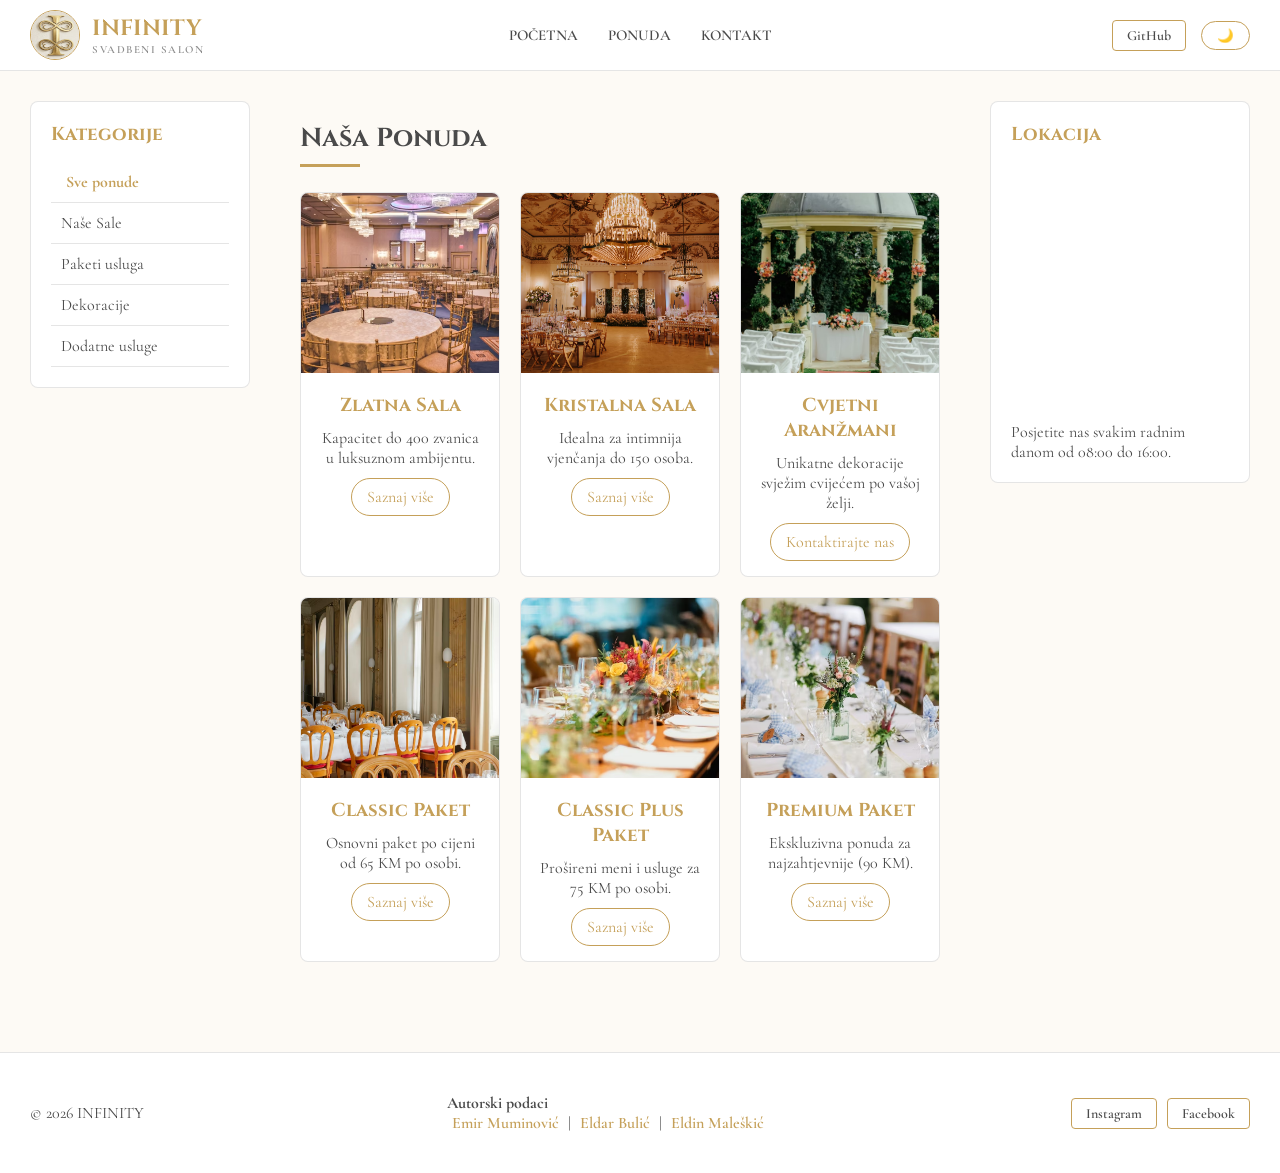
<file: index.html>
<!DOCTYPE html>
<html lang="bs">
<head>
    <meta charset="UTF-8">
    <meta name="viewport" content="width=device-width, initial-scale=1.0">
    <title>Svadbeni Salon "Infinity" | Početna</title>
    <link rel="stylesheet" href="style.css">
</head>
<body>
    <header class="main-header">
        <div class="container header-grid">
            <div class="logo">
                <a href="index.html">
                    <img src="images/logo.png" alt="Infinity Logo" class="logo-circle-img">
                    <div class="logo-text-box">
                        <span class="logo-text">INFINITY</span>
                        <span class="logo-sub">SVADBENI SALON</span>
                    </div>
                </a>
            </div>
            <nav class="nav-menu">
                <ul>
                    <li><a href="index.html">Početna</a></li>
                    <li><a href="sadrzaj.html">Ponuda</a></li>
                    <li><a href="kontakt.html">Kontakt</a></li>
                </ul>
            </nav>
            <div class="header-actions">
                <a href="https://github.com/EldarBulic/Grupa27_TPTP_projekat" target="_blank" class="action-link-btn">GitHub</a>
                <button id="theme-toggle" class="theme-toggle-btn">🌙</button>
            </div>
        </div>
    </header>
      <div class="content-wrapper">
        <nav class="left-nav">
            <h3>Kategorije</h3>
            <div class="secondary-nav">
                <button class="filter-btn active" data-filter="sve">Sve ponude</button>
                <button class="filter-btn" data-filter="sale">Naše Sale</button>
                <button class="filter-btn" data-filter="paketi">Paketi usluga</button>
                <button class="filter-btn" data-filter="dekor">Dekoracije</button>
                <button class="filter-btn" data-filter="dodaci">Dodatne usluge</button>
            </div>
        </nav>

        <main class="main-content">
            <h2 class="section-title">Naša Ponuda</h2>
            <div class="card-grid">
                <div class="card" data-category="sale">
                    <img src="images/zlatna-sala.jpeg" alt="Zlatna Sala">
                    <div class="card-info">
                        <h3>Zlatna Sala</h3>
                        <p>Kapacitet do 400 zvanica u luksuznom ambijentu.</p>
                        <a href="sadrzaj.html" class="card-link">Saznaj više</a>
                    </div>
                </div>
                <div class="card" data-category="sale">
                    <img src="images/kristalna-sala.jpeg" alt="Kristalna Sala">
                    <div class="card-info">
                        <h3>Kristalna Sala</h3>
                        <p>Idealna za intimnija vjenčanja do 150 osoba.</p>
                        <a href="sadrzaj.html" class="card-link">Saznaj više</a>
                    </div>
                </div>
                <div class="card" data-category="dekor">
                    <img src="images/cvjetni-aranzman.jpeg" alt="Cvjetni Aranžmani">
                    <div class="card-info">
                        <h3>Cvjetni Aranžmani</h3>
                        <p>Unikatne dekoracije svježim cvijećem po vašoj želji.</p>
                        <a href="kontakt.html" class="card-link">Kontaktirajte nas</a>
                    </div>
                </div>
                <div class="card" data-category="paketi">
                    <img src="images/classic-paket.jpeg" alt="Classic Paket">
                    <div class="card-info">
                        <h3>Classic Paket</h3>
                        <p>Osnovni paket po cijeni od 65 KM po osobi.</p>
                        <a href="sadrzaj.html" class="card-link">Saznaj više</a>
                    </div>
                </div>
                <div class="card" data-category="paketi">
                    <img src="images/classic-plus-paket.jpeg" alt="Classic Plus Paket">
                    <div class="card-info">
                        <h3>Classic Plus Paket</h3>
                        <p>Prošireni meni i usluge za 75 KM po osobi.</p>
                        <a href="sadrzaj.html" class="card-link">Saznaj više</a>
                    </div>
                </div>
                <div class="card" data-category="paketi">
                    <img src="images/premium-paket.jpeg" alt="Premium Paket">
                    <div class="card-info">
                        <h3>Premium Paket</h3>
                        <p>Ekskluzivna ponuda za najzahtjevnije (90 KM).</p>
                        <a href="sadrzaj.html" class="card-link">Saznaj više</a>
                    </div>
                </div>
            </div>
        </main>

        <aside class="side-section">
            <h3>Lokacija</h3>
            <div class="map-box">
                <iframe src="https://www.google.com/maps/embed?pb=!1m14!1m12!1m3!1d11496.449591655!2d18.50412970034449!3d44.685980425175146!2m3!1f0!2f0!3f0!3m2!1i1024!2i768!4f13.1!5e0!3m2!1shr!2sba!4v1755022164142!5m2!1shr!2sba" width="100%" height="250" style="border:0;" allowfullscreen="" loading="lazy"></iframe>
            </div>
            <p>Posjetite nas svakim radnim danom od 08:00 do 16:00.</p>
        </aside>
    </div>
 <footer class="main-footer">
        <div class="footer-container">
            <div class="footer-left"><p>© 2026 INFINITY</p></div>
            <div class="footer-center">
                <h4>Autorski podaci</h4>
                <div class="authors">
                    <a href="https://github.com/emirmuminovic1" target="_blank">Emir Muminović</a> | 
                    <a href="https://github.com/EldarBulic" target="_blank">Eldar Bulić</a> | 
                    <a href="https://github.com/Eldin21" target="_blank">Eldin Maleškić</a>
                </div>
            </div>
            <div class="footer-right">
                <a href="https://instagram.com" target="_blank" class="action-link-btn">Instagram</a>
                <a href="https://facebook.com" target="_blank" class="action-link-btn">Facebook</a>
            </div>
        </div>
    </footer>
     <script src="script.js"></script>
</body>
</html>
</file>
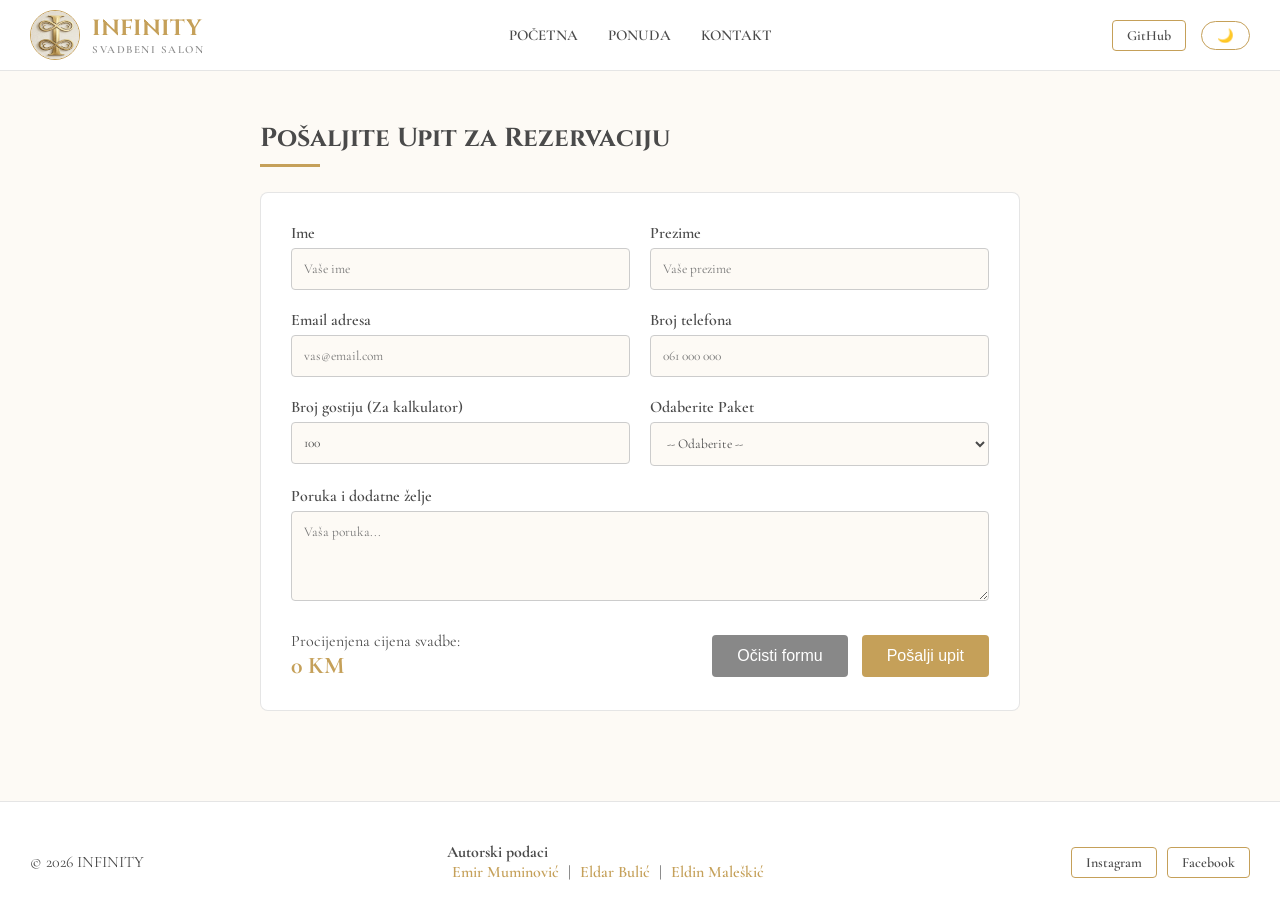
<file: kontakt.html>
<!DOCTYPE html>
<!DOCTYPE html>
<html lang="bs">
<head>
    <meta charset="UTF-8">
    <meta name="viewport" content="width=device-width, initial-scale=1.0">
    <title>Infinity | Kontakt</title>
    <link rel="stylesheet" href="style.css">
</head>
<body>
    <header class="main-header">
        <div class="container header-grid">
            <div class="logo">
                <a href="index.html">
                    <img src="images/logo.png" alt="Infinity Logo" class="logo-circle-img">
                    <div class="logo-text-box">
                        <span class="logo-text">INFINITY</span>
                        <span class="logo-sub">SVADBENI SALON</span>
                    </div>
                </a>
            </div>
            <nav class="nav-menu">
                <ul>
                    <li><a href="index.html">Početna</a></li>
                    <li><a href="sadrzaj.html">Ponuda</a></li>
                    <li><a href="kontakt.html">Kontakt</a></li>
                </ul>
            </nav>
            <div class="header-actions">
                <a href="https://github.com/EldarBulic/Grupa27_TPTP_projekat" target="_blank" class="action-link-btn">GitHub</a>
                <button id="theme-toggle" class="theme-toggle-btn">🌙</button>
            </div>
        </div>
    </header>
     <div class="content-wrapper" style="justify-content: center;">
        <main class="main-content" style="max-width: 800px;">
            <h2 class="section-title">Pošaljite Upit za Rezervaciju</h2>
            
            <div class="reservation-card">
                <form id="reservationForm" novalidate>
                    <div class="form-grid">
                        <div class="form-group">
                            <label>Ime</label>
                            <input type="text" id="ime" placeholder="Vaše ime">
                            <span class="error-text" id="imeError">Polje ime je obavezno.</span>
                        </div>
                        
                        <div class="form-group">
                            <label>Prezime</label>
                            <input type="text" id="prezime" placeholder="Vaše prezime">
                            <span class="error-text" id="prezimeError">Polje prezime je obavezno.</span>
                        </div>
                        
                        <div class="form-group">
                            <label>Email adresa</label>
                            <input type="email" id="email" placeholder="vas@email.com">
                            <span class="error-text" id="emailError">Unesite ispravan email format.</span>
                        </div>
                        
                        <div class="form-group">
                            <label>Broj telefona</label>
                            <input type="text" id="telefon" placeholder="061 000 000">
                            <span class="error-text" id="telefonError">Unesite samo brojeve i razmake.</span>
                        </div>
                        
                        <div class="form-group">
                            <label>Broj gostiju (Za kalkulator)</label>
                            <input type="number" id="guestCount" value="100" min="1">
                        </div>
                        
                        <div class="form-group">
                            <label>Odaberite Paket</label>
                            <select id="packageSelect">
                                <option value="">-- Odaberite --</option>
                                <option value="65">Classic (65 KM)</option>
                                <option value="75">Classic Plus (75 KM)</option>
                                <option value="90">Premium (90 KM)</option>
                            </select>
                            <span class="error-text" id="paketError">Molimo odaberite željeni paket.</span>
                        </div>
                        
                        <div class="form-group full-width">
                            <label>Poruka i dodatne želje</label>
                            <textarea id="poruka" rows="4" placeholder="Vaša poruka..."></textarea>
                            <span class="error-text" id="porukaError">Poruka mora sadržavati tekst.</span>
                        </div>
                    </div>
                    
                    <div class="form-footer">
                        <div class="price-display">
                            <p>Procijenjena cijena svadbe:</p>
                            <h3 id="totalPrice">0 KM</h3>
                        </div>
                        <div class="form-actions-btn">
                            <button type="reset" class="submit-btn" style="background:#888;">Očisti formu</button>
                            <button type="submit" class="submit-btn">Pošalji upit</button>
                        </div>
                    </div>
                </form>
            </div>
        </main>
    </div>
     <div id="successModal" class="modal">
        <div class="modal-content">
            <div class="modal-icon">✔</div>
            <p id="successText"></p>
            <button onclick="closeModal()" class="submit-btn" style="margin-top:20px;">Zatvori</button>
        </div>
    </div>
<footer class="main-footer">
        <div class="footer-container">
            <div class="footer-left"><p>© 2026 INFINITY</p></div>
            <div class="footer-center">
                <h4>Autorski podaci</h4>
                <div class="authors">
                    <a href="https://github.com/emirmuminovic1" target="_blank">Emir Muminović</a> | 
                    <a href="https://github.com/EldarBulic" target="_blank">Eldar Bulić</a> | 
                    <a href="https://github.com/Eldin21" target="_blank">Eldin Maleškić</a>
                </div>
            </div>
            <div class="footer-right">
                <a href="https://instagram.com" target="_blank" class="action-link-btn">Instagram</a>
                <a href="https://facebook.com" target="_blank" class="action-link-btn">Facebook</a>
            </div>
        </div>
    </footer>
    <script src="script.js"></script>
</body>
</html>
</file>
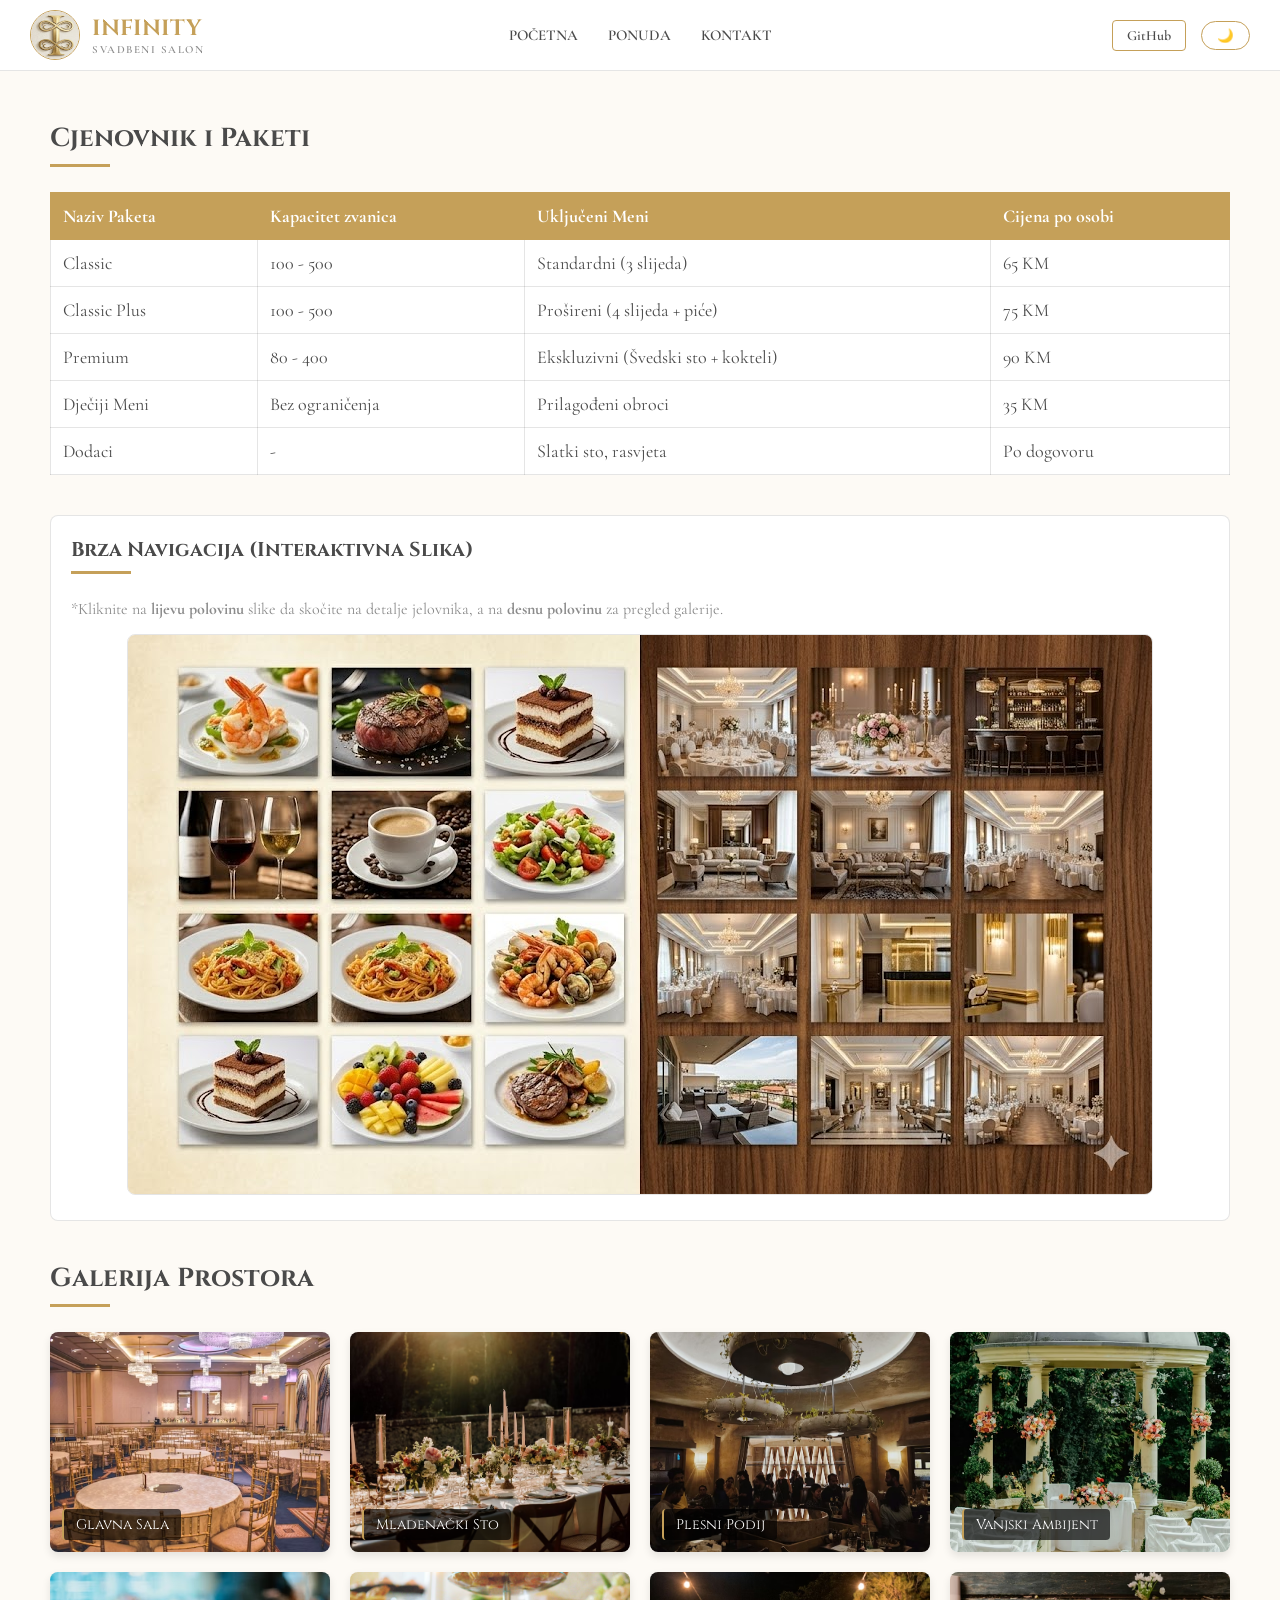
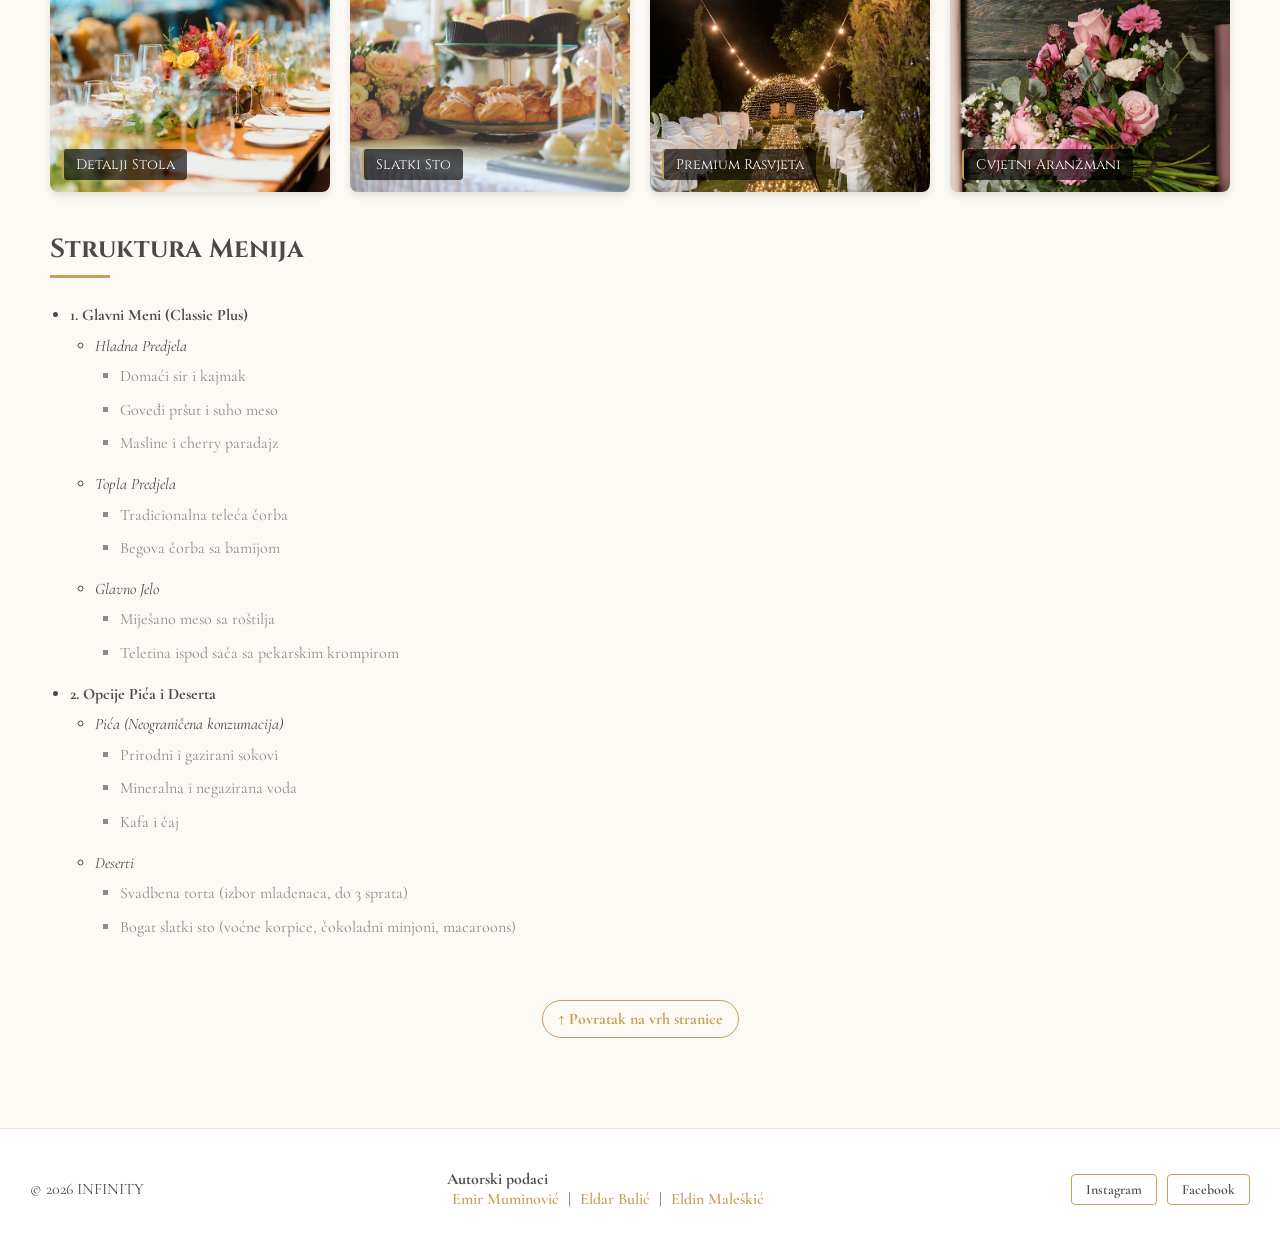
<file: sadrzaj.html>
<!DOCTYPE html>
<html lang="bs">
<head>
    <meta charset="UTF-8">
    <meta name="viewport" content="width=device-width, initial-scale=1.0">
    <title>Infinity | Detaljna Ponuda</title>
    <link rel="stylesheet" href="style.css">
</head>
<body id="vrh">
    <header class="main-header">
        <div class="container header-grid">
            <div class="logo">
                <a href="index.html">
                    <img src="images/logo.png" alt="Infinity Logo" class="logo-circle-img">
                    <div class="logo-text-box">
                        <span class="logo-text">INFINITY</span>
                        <span class="logo-sub">SVADBENI SALON</span>
                    </div>
                </a>
            </div>
            <nav class="nav-menu">
                <ul>
                    <li><a href="index.html">Početna</a></li>
                    <li><a href="sadrzaj.html">Ponuda</a></li>
                    <li><a href="kontakt.html">Kontakt</a></li>
                </ul>
            </nav>
            <div class="header-actions">
                <a href="https://github.com/EldarBulic/Grupa27_TPTP_projekat" target="_blank" class="action-link-btn">GitHub</a>
                <button id="theme-toggle" class="theme-toggle-btn">🌙</button>
            </div>
        </div>
    </header>
  <div class="content-wrapper">
        <main class="main-content">
 <h2 class="section-title">Cjenovnik i Paketi</h2>
            <table class="styled-table">
                <thead>
                    <tr>
                        <th>Naziv Paketa</th>
                        <th>Kapacitet zvanica</th>
                        <th>Uključeni Meni</th>
                        <th>Cijena po osobi</th>
                    </tr>
                </thead>
                <tbody>
                    <tr><td>Classic</td><td>100 - 500</td><td>Standardni (3 slijeda)</td><td>65 KM</td></tr>
                    <tr><td>Classic Plus</td><td>100 - 500</td><td>Prošireni (4 slijeda + piće)</td><td>75 KM</td></tr>
                    <tr><td>Premium</td><td>80 - 400</td><td>Ekskluzivni (Švedski sto + kokteli)</td><td>90 KM</td></tr>
                    <tr><td>Dječiji Meni</td><td>Bez ograničenja</td><td>Prilagođeni obroci</td><td>35 KM</td></tr>
                    <tr><td>Dodaci</td><td>-</td><td>Slatki sto, rasvjeta</td><td>Po dogovoru</td></tr>
                </tbody>
            </table>
     <div class="interactive-map-container">
                <h2 class="section-title map-title">Brza Navigacija (Interaktivna Slika)</h2>
                <p class="map-description">*Kliknite na <strong>lijevu polovinu</strong> slike da skočite na detalje jelovnika, a na <strong>desnu polovinu</strong> za pregled galerije.</p>
                
                <img src="images/mapa.jpeg" 
                     alt="Navigacija: Jelovnik i Galerija" 
                     usemap="#navmap" 
                     class="interactive-map-img">
                
                <map name="navmap">
                    <area shape="rect" coords="0,0,400,400" href="#jelovnik" alt="Jelovnik" title="Skoči na strukturu menija">
                    <area shape="rect" coords="400,0,800,400" href="#galerija" alt="Galerija" title="Skoči na galeriju slika">
                </map>
            </div>

 <h2 class="section-title" id="galerija">Galerija Prostora</h2>
            <div class="gallery-grid">

                <div class="gallery-item">
                    <img src="images/zlatna-sala.jpeg" alt="Glavna Sala">
                    <span class="image-caption">Glavna Sala</span>
                </div>

                <div class="gallery-item">
                    <img src="images/mladenacki-sto.jpeg" alt="Mladenački sto">
                    <span class="image-caption">Mladenački Sto</span>
                </div>

                <div class="gallery-item">
                    <img src="images/plesni-podij.jpeg" alt="Plesni podij">
                    <span class="image-caption">Plesni Podij</span>
                </div>

                <div class="gallery-item">
                    <img src="images/cvjetni-aranzman.jpeg" alt="Vanjski dio">
                    <span class="image-caption">Vanjski Ambijent</span>
                </div>

                <div class="gallery-item">
                    <img src="images/classic-plus-paket.jpeg" alt="Detalji stola">
                    <span class="image-caption">Detalji Stola</span>
                </div>

                <div class="gallery-item">
                    <img src="images/slatki-sto.jpeg" alt="Slatki sto">
                    <span class="image-caption">Slatki Sto</span>
                </div>

                <div class="gallery-item">
                    <img src="images/atmosfera.jpeg" alt="Atmosfera vjenčanja">
                    <span class="image-caption">Premium Rasvjeta</span>
                </div>

                <div class="gallery-item">
                    <img src="images/cvijece.jpeg" alt="Detalj dekoracije">
                    <span class="image-caption">Cvjetni Aranžmani</span>
                </div>
            </div>
 <h2 class="section-title" id="jelovnik">Struktura Menija</h2>
            <ul class="nested-list">
                <li><strong>1. Glavni Meni (Classic Plus)</strong>
                    <ul>
                        <li><em>Hladna Predjela</em>
                            <ul>
                                <li>Domaći sir i kajmak</li>
                                <li>Goveđi pršut i suho meso</li>
                                <li>Masline i cherry paradajz</li>
                            </ul>
                        </li>
                        <li><em>Topla Predjela</em>
                            <ul>
                                <li>Tradicionalna teleća čorba</li>
                                <li>Begova čorba sa bamijom</li>
                            </ul>
                        </li>
                        <li><em>Glavno Jelo</em>
                            <ul>
                                <li>Miješano meso sa roštilja</li>
                                <li>Teletina ispod sača sa pekarskim krompirom</li>
                            </ul>
                        </li>
                    </ul>
                </li>
                <li><strong>2. Opcije Pića i Deserta</strong>
                    <ul>
                        <li><em>Pića (Neograničena konzumacija)</em>
                            <ul>
                                <li>Prirodni i gazirani sokovi</li>
                                <li>Mineralna i negazirana voda</li>
                                <li>Kafa i čaj</li>
                            </ul>
                        </li>
                        <li><em>Deserti</em>
                            <ul>
                                <li>Svadbena torta (izbor mladenaca, do 3 sprata)</li>
                                <li>Bogat slatki sto (voćne korpice, čokoladni minjoni, macaroons)</li>
                            </ul>
                        </li>
                    </ul>
                </li>
            </ul>
<div class="back-to-top-container">
                <a href="#vrh" class="card-link back-to-top-btn">↑ Povratak na vrh stranice</a>
            </div>
            


        </main>
  </div>
  <footer class="main-footer">
        <div class="footer-container">
            <div class="footer-left"><p>© 2026 INFINITY</p></div>
            <div class="footer-center">
                <h4>Autorski podaci</h4>
                <div class="authors">
                    <a href="https://github.com/emirmuminovic1" target="_blank">Emir Muminović</a> | 
                    <a href="https://github.com/EldarBulic" target="_blank">Eldar Bulić</a> | 
                    <a href="https://github.com/Eldin21" target="_blank">Eldin Maleškić</a>
                </div>
            </div>
            <div class="footer-right">
                <a href="https://instagram.com" target="_blank" class="action-link-btn">Instagram</a>
                <a href="https://facebook.com" target="_blank" class="action-link-btn">Facebook</a>
            </div>
        </div>
    </footer>
    <script src="script.js"></script>










</body>
</html>
</file>
<file: style.css>
/* GOOGLE FONTOVI */
@import url('https://fonts.googleapis.com/css2?family=Cinzel:wght@500;600;700&family=Cormorant+Garamond:wght@400;600&display=swap');

/* CSS VARIJABLE */
:root {
    --primary: #c5a059;       
    --bg: #fdfaf5;            
    --text: #4a4a4a;          
    --card: #ffffff;          
    --header-footer: #ffffff; 
    --sub-text: #8b8b8b;      
    --border: rgba(0,0,0,0.1);
}

/* TAMNI MOD */
body.dark-mode {
    --bg: #121212;
    --text: #e0e0e0;
    --card: #1e1e1e;
    --header-footer: #1a1a1a;
    --sub-text: #aaaaaa;      
    --border: rgba(255,255,255,0.1);
}

 /* RESET STILOVA I OSNOVNI LAYOUT */
* { margin: 0; padding: 0; box-sizing: border-box; }

body { 
    font-family: 'Cormorant Garamond', serif; 
    background: var(--bg); 
    color: var(--text); 
    transition: background-color 0.3s, color 0.3s; 
    animation: fadeIn 0.8s ease-out; 

    display: flex;
    flex-direction: column;
    min-height: 100vh; /* Osigurava da body zauzima minimalno 100% visine ekrana */
}

/* ANIMACIJA POJAVLJIVANJA */
@keyframes fadeIn {
    from { opacity: 0; transform: translateY(15px); }
    to { opacity: 1; transform: translateY(0); }
}

/* HEADER LOGIKA CENTRIRANJA */

.main-header { 
    background: var(--header-footer); 
    border-bottom: 1px solid var(--border); 
    padding: 10px 0; 
    position: sticky; 
    top: 0; 
    z-index: 100; 
}

/* GRID LAYOUT ZA CENTRIRANJE NAVIGACIJE */
.header-grid { 
    display: grid; 
    grid-template-columns: 1fr auto 1fr; /* Lijevo(Logo), Sredina(Nav), Desno(Dugmad) */
    align-items: center; 
    width: 100%; 
    max-width: 1400px; 
    margin: 0 auto; 
    padding: 0 30px; 
}

.logo a { 
    display: flex; 
    align-items: center; 
    text-decoration: none; 
    gap: 12px; 
}

.logo-circle-img { 
    width: 50px; 
    height: 50px; 
    border-radius: 50%; 
    border: 1px solid var(--primary); 
}

.logo-text { 
    font-family: 'Cinzel', serif; 
    font-size: 22px; color: var(--primary); 
    font-weight: 700;
}

.logo-sub { 
    display: block; 
    font-size: 11px; 
    color: var(--sub-text); 
    letter-spacing: 1.5px; 
    font-weight: 600;
}

.nav-menu ul { 
    display: flex; 
    list-style: none; 
    gap: 30px; 
}

.nav-menu a { 
    text-decoration: none; color: var(--text); 
    font-weight: 600; 
    text-transform: uppercase; 
    font-size: 15px; 
    transition: 0.3s; 
}

.nav-menu a:hover { 
    color: var(--primary); 
}

.header-actions { 
    justify-self: end; 
    display: flex; 
    align-items: center; 
    gap: 15px; 
}

/* STILIZOVANI LINKOVI (GitHub, Facebok...) */
.action-link-btn { 
    text-decoration: none; 
    color: var(--text); 
    font-size: 14px; 
    font-weight: 600;
    border: 1px solid var(--primary); 
    padding: 6px 14px; 
    border-radius: 4px; 
    transition: 0.3s; 
}

.action-link-btn:hover { 
    background: var(--primary); 
    color: white; 
}

.theme-toggle-btn { 
    background: none; 
    border: 1px solid var(--primary); 
    color: var(--primary); 
    border-radius: 20px; 
    padding: 6px 15px; 
    cursor: pointer; 
    transition: 0.3s;
}

.theme-toggle-btn:hover { 
    background: var(--primary); 
    color: white; 
}

/* WRAPPER I OSTALI LAYOUT */
.content-wrapper { 
    display: flex; 
    max-width: 1400px; 
    margin: 30px auto; 
    gap: 30px; 
    padding: 0 30px; 
    flex-grow: 1; 
    width: 100%; 
}

.left-nav { 
    width: 220px; 
    flex-shrink: 0; 
    background: var(--card); 
    padding: 20px; 
    border-radius: 8px; 
    border: 1px solid var(--border); 
    height: fit-content; 
}

.left-nav h3 { 
    font-family: 'Cinzel', serif; 
    color: var(--primary); 
    margin-bottom: 15px; 
}

.filter-btn { 
    display: block; 
    width: 100%; 
    text-align: left; 
    background: none; 
    border: none; 
    padding: 10px; 
    cursor: pointer; 
    color: var(--text); 
    font-family: inherit; 
    font-size: 16px; 
    border-bottom: 1px solid var(--border); 
    transition: 0.3s; 
}

.filter-btn:hover, 
.filter-btn.active { 
    color: var(--primary); 
    font-weight: bold; 
    padding-left: 15px; 
}

.side-section { 
    width: 260px; 
    flex-shrink: 0; 
    background: var(--card); 
    padding: 20px; 
    border-radius: 8px; 
    border: 1px solid var(--border); 
    height: fit-content; 
}

.side-section h3 { 
    font-family: 'Cinzel', serif; 
    color: var(--primary); 
    margin-bottom: 10px; 
}

.side-section p { 
    margin-top: 10px; 
}

.map-box { 
    border-radius: 8px; 
    overflow: hidden; 
}

.main-content { 
    flex-grow: 1; 
    padding: 20px; 
}

.section-title { 
    font-family: 'Cinzel', serif; 
    font-size: 26px; 
    margin-bottom: 25px; 
    color: var(--text); 
}

/* AI ASISTENCIJA: Korištenje ::after pseudo-elementa za kreiranje 
   dekorativne linije bez dodavanja suvišnih HTML tagova. */
.section-title::after { 
    content: ''; 
    display: block; 
    width: 60px; 
    height: 3px; 
    background: var(--primary); 
    margin-top: 8px; 
}

/* KARTICE GRID */
.card-grid { 
    display: grid; 
    grid-template-columns: repeat(3, 1fr); 
    gap: 20px; 
}

.card { 
    background: var(--card); 
    border-radius: 8px; 
    overflow: hidden; 
    border: 1px solid var(--border); 
    transition: 0.3s; 
}

.card:hover { 
    transform: translateY(-5px); 
    box-shadow: 0 10px 20px rgba(0,0,0,0.1); 
    border-color: var(--primary); 
}

.card img { 
    width: 100%; 
    height: 180px; 
    object-fit: cover; 
}

.card-info { 
    padding: 15px; 
    text-align: center; 
}

.card-info h3 { 
    color: var(--primary); 
    font-family: 'Cinzel', serif; 
    margin-bottom: 10px; 
}

.card-link { 
    display: inline-block; 
    padding: 8px 15px; 
    border: 1px solid var(--primary); 
    color: var(--primary); 
    text-decoration: none; 
    border-radius: 20px; 
    margin-top: 10px; 
    transition: 0.3s; 
}

.card-link:hover { 
    background: var(--primary); 
    color: white; 
}

/* TABELA I GALERIJA */
.styled-table { 
    width: 100%; 
    border-collapse: collapse; 
    background: var(--card); 
    margin-bottom: 30px; 
    font-size: 18px; 
}

.styled-table th, 
.styled-table td { 
    padding: 12px; 
    border: 1px solid var(--border); 
    text-align: left; 
}

.styled-table th { 
    background: var(--primary); 
    color: white; 
    border: 1px solid var(--primary); 
}

/* GRID ZA 4 SLIKE U REDU (Desktop) */
.gallery-grid { 
    display: grid; 
    grid-template-columns: repeat(4, 1fr); 
    gap: 20px; 
    margin-bottom: 40px; 
}

.gallery-item {
    position: relative;
    border-radius: 8px;
    overflow: hidden;
    box-shadow: 0 4px 8px rgba(0,0,0,0.1);
    transition: 0.3s;
}

.gallery-item:hover {
    box-shadow: 0 8px 15px rgba(0,0,0,0.2);
}

.gallery-item img, 
.gallery-item picture img { 
    width: 100%; 
    height: 220px;
    object-fit: cover; 
    display: block;
    transition: transform 0.4s ease;
}

.gallery-item:hover img { 
    transform: scale(1.08);
}

.image-caption {
    position: absolute;
    bottom: 12px;
    left: 12px;
    background: rgba(0, 0, 0, 0.65);
    color: #ffffff;
    padding: 6px 12px;
    font-family: 'Cinzel', serif;
    font-size: 14px;
    border-radius: 4px;
    border-left: 2px solid var(--primary);
    pointer-events: none;
}

/* JELOVNIK (Ugnježđena lista) */
.nested-list { 
    margin-left: 20px; 
    line-height: 1.6; 
}

.nested-list ul { 
    margin-left: 25px; 
    margin-top: 5px; 
    margin-bottom: 15px; 
    list-style-type: circle; 
}

.nested-list ul ul { 
    margin-left: 25px; 
    list-style-type: square; 
    color: var(--sub-text); 
}

.nested-list li { 
    margin-bottom: 8px; 
}

/* INTERAKTIVNA MAPA */
.interactive-map-container { 
    text-align: center; 
    margin: 40px 0; 
    background: var(--card); 
    padding: 20px; 
    border-radius: 8px; 
    border: 1px solid var(--border); 
}

.map-title { 
    font-size: 20px; 
    text-align: left; 
}

.map-description { 
    margin-bottom: 15px; 
    color: var(--sub-text); 
    text-align: left; 
}

.interactive-map-img { 
    border-radius: 8px; 
    max-width: 100%; 
    border: 1px solid var(--border); 
}

.back-to-top-container { 
    text-align: center; 
    margin-top: 50px; 
}

.back-to-top-btn { 
    font-weight: bold; 
}

/* FORMA I MODAL */
.reservation-card { 
    background: var(--card); 
    padding: 30px; 
    border-radius: 8px; 
    border: 1px solid var(--border); 
}

.form-grid { 
    display: grid; 
    grid-template-columns: 1fr 1fr; 
    gap: 20px; 
}

.full-width { 
    grid-column: span 2; 
}

.form-group label { 
    font-weight: 600; 
    color: var(--text); 
}

.form-group input, 
.form-group select, 
.form-group textarea { 
    width: 100%; 
    padding: 12px; 
    margin-top: 5px; 
    border: 1px solid #ccc; 
    border-radius: 4px; 
    background: var(--bg); 
    color: var(--text); 
    font-family: inherit; 
}

.error-text { 
    color: #e74c3c; 
    font-size: 13px; 
    margin-top: 5px; 
    display: none; 
}

.form-footer { 
    display: flex; 
    justify-content: space-between; 
    align-items: center; 
    margin-top: 25px; 
}

.price-display h3 { 
    color: var(--primary); 
    font-size: 24px; 
}

.submit-btn { 
    padding: 12px 25px; 
    background: var(--primary); 
    color: white; 
    border: none; 
    cursor: pointer; 
    border-radius: 4px; 
    font-size: 16px; 
    margin-left: 10px; 
    transition: 0.3s; 
}

.submit-btn:hover { 
    opacity: 0.9; 
}

.modal { 
    display: none; 
    position: fixed; 
    top: 0; 
    left: 0; 
    width: 100%; 
    height: 100%; 
    background: rgba(0,0,0,0.6); 
    z-index: 1000; 
}

.modal-content { 
    background: var(--card); 
    width: 400px; 
    margin: 10% auto; 
    padding: 40px; 
    text-align: center; 
    border-radius: 8px; 
}

.modal-icon { 
    font-size: 50px; 
    color: #2ecc71; 
    margin-bottom: 15px; 
}

/* FOOTER */
.main-footer { 
    background: var(--header-footer); 
    padding: 40px 0; 
    border-top: 1px solid var(--border); 
    margin-top: 40px; 
}

.footer-container { 
    display: flex; 
    justify-content: space-between; 
    align-items: center; 
    max-width: 1400px; 
    margin: 0 auto; 
    padding: 0 30px; 
}

.authors a { 
    text-decoration: none; 
    color: var(--primary); 
    font-weight: 600; 
    margin: 0 5px; 
    transition: 0.3s; 
}

.authors a:hover { 
    text-decoration: underline; 
}

.footer-right { 
    display: flex; 
    gap: 10px; 
}

/* MEDIA QUERIES */
/* AI ASISTENCIJA: Logika preloma tačaka (breakpoints) i prilagođavanje 
   grid layouta za mobilne uređaje generisana je uz pomoć AI alata (Gemini). */
/* TABLET (Ekran ispod 992px) */
@media (max-width: 992px) { 
    .content-wrapper { 
        flex-direction: column; 
    }

    .left-nav, 
    .side-section { 
        width: 100%; 
        display: flex; 
        flex-direction: column; 
    }

    .secondary-nav { 
        display: flex; 
        flex-wrap: wrap; 
        gap: 10px; 
    }

    .filter-btn { 
        width: auto; 
        border: 1px solid var(--border); 
        border-radius: 20px; 
    }
    
    .card-grid { 
        grid-template-columns: repeat(2, 1fr); 
    } 

    .gallery-grid { 
        grid-template-columns: repeat(2, 1fr); 
    } 
    
    .header-grid { 
        grid-template-columns: 1fr 1fr; 
        gap: 15px; 
    }

    .nav-menu { 
        grid-column: span 2; 
        justify-self: center; 
    }
}

/* MOBITEL (Ekran ispod 600px) */
@media (max-width: 600px) { 
    .card-grid { 
        grid-template-columns: 1fr; 
    } 

    .gallery-grid { 
        grid-template-columns: 1fr; 
    } 

    .form-grid { 
        grid-template-columns: 1fr; 
    }

    .header-grid { 
        grid-template-columns: 1fr; 
        text-align: center; 
        justify-items: center; 
    }

    .logo a { 
        justify-content: center; 
    }

    .header-actions { 
        justify-self: center; 
        margin-top: 10px; 
    }

    .footer-container { 
        flex-direction: column; 
        gap: 20px; 
        text-align: center; 
    }

    .form-footer { 
        flex-direction: column; 
        gap: 15px; 
    }
}
</file>
